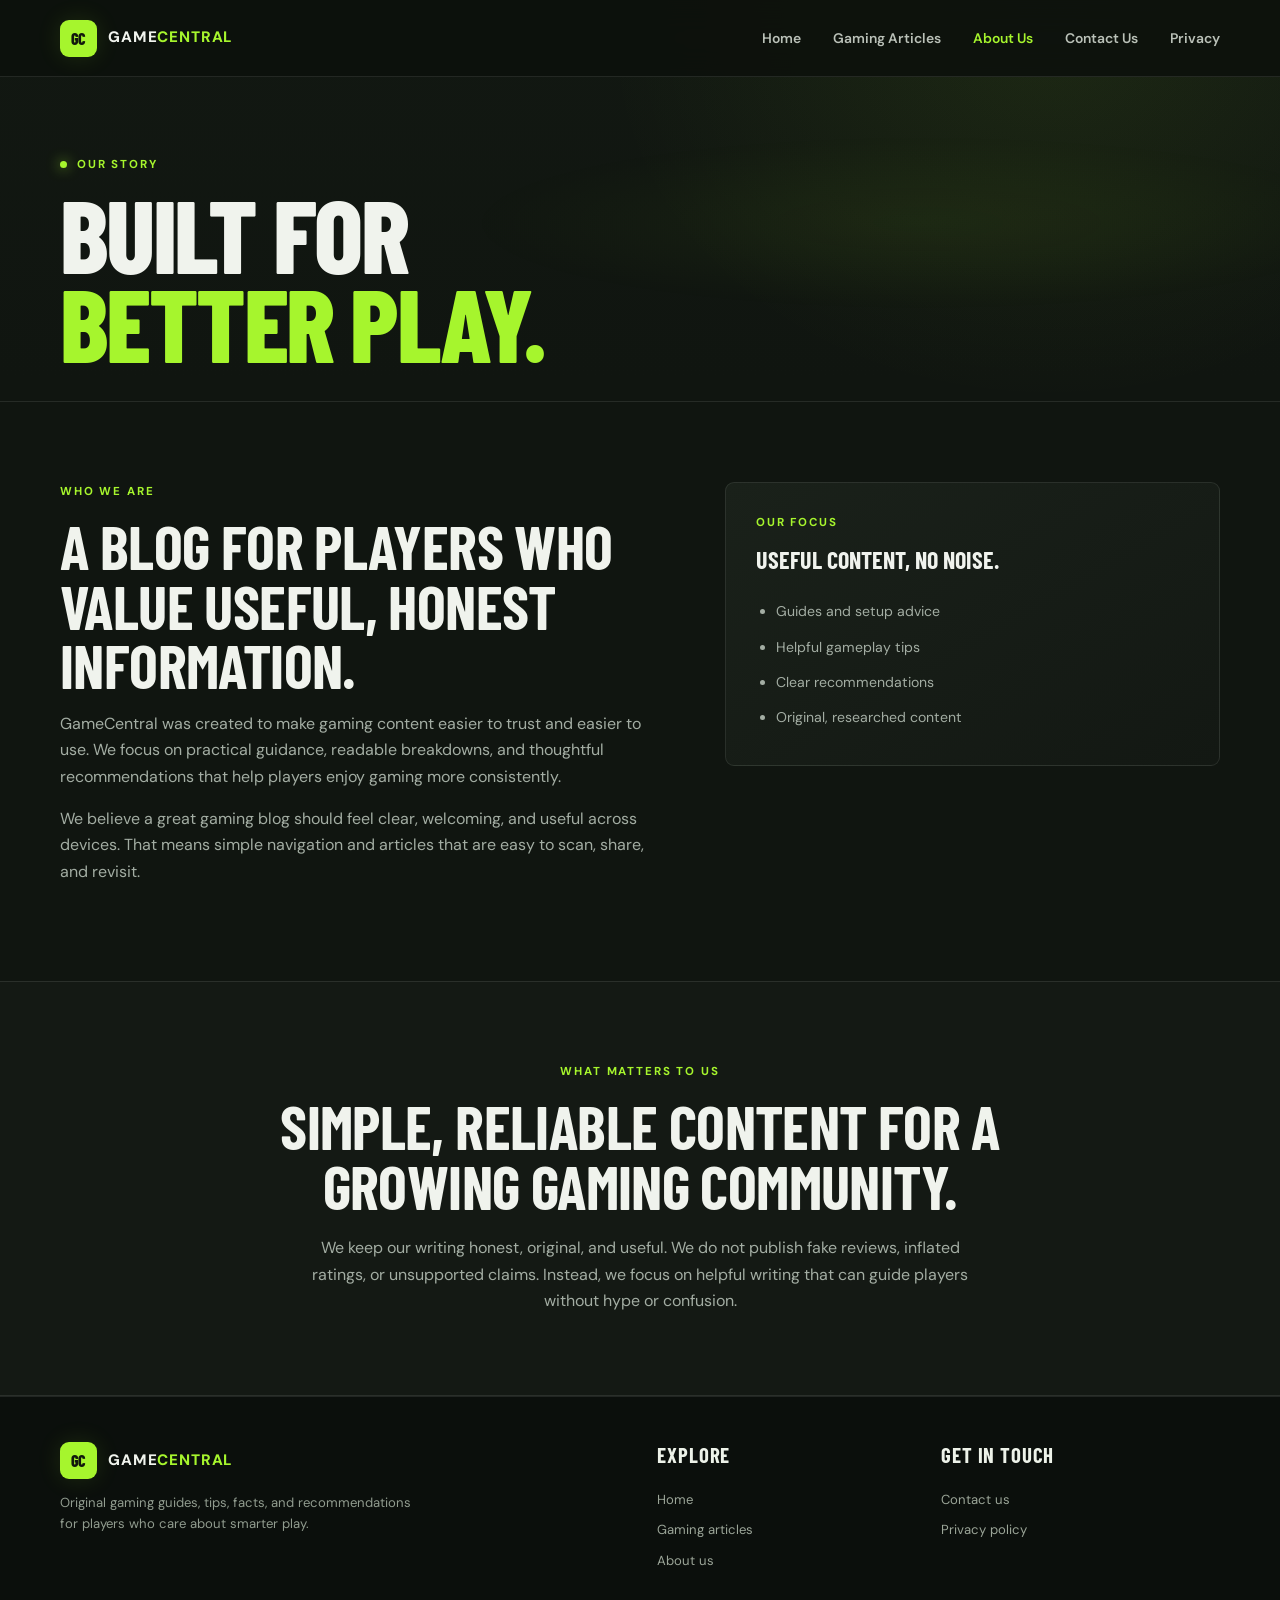
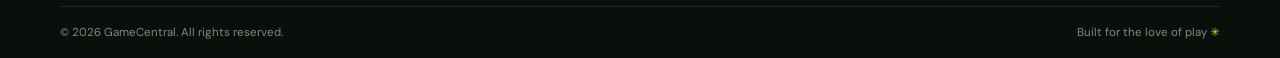
<file: about.html>
<!doctype html>
<html lang="en"><head><meta charset="utf-8"><meta name="viewport" content="width=device-width, initial-scale=1"><meta name="description" content="Learn about GameCentral, a gaming blog focused on useful guides, practical tips, and original recommendations."><meta name="theme-color" content="#101510"><title>About Us | GameCentral</title><link rel="preconnect" href="https://fonts.googleapis.com"><link rel="preconnect" href="https://fonts.gstatic.com" crossorigin><link href="https://fonts.googleapis.com/css2?family=Barlow+Condensed:wght@600;700;800&family=DM+Sans:wght@400;500;600;700&display=swap" rel="stylesheet"><link rel="stylesheet" href="./css/styles.css"></head>
<body data-page="about"><header class="site-header"><div class="container nav-wrap"><a class="brand" href="index.html"><span class="brand-mark">GC</span><span>GAME<span class="brand-accent">CENTRAL</span></span></a><button class="nav-toggle" aria-expanded="false" aria-label="Open navigation"><span></span><span></span><span></span></button><nav class="main-nav" aria-label="Main navigation"><a href="index.html">Home</a><a href="articles.html">Gaming Articles</a><a class="active" href="about.html">About Us</a><a href="contact.html">Contact Us</a><a href="privacy.html">Privacy</a></nav></div></header>
<main><section class="page-hero"><div class="container"><p class="eyebrow"><span class="pulse-dot"></span> Our story</p><h1>Built for<br><span class="accent-text">better play.</span></h1></div></section><section class="section"><div class="container two-col"><div><p class="eyebrow">Who we are</p><h2>A blog for players who value useful, honest information.</h2><p>GameCentral was created to make gaming content easier to trust and easier to use. We focus on practical guidance, readable breakdowns, and thoughtful recommendations that help players enjoy gaming more consistently.</p><p>We believe a great gaming blog should feel clear, welcoming, and useful across devices. That means simple navigation and articles that are easy to scan, share, and revisit.</p></div><aside class="info-card"><p class="eyebrow">Our focus</p><h3>Useful content, no noise.</h3><ul><li>Guides and setup advice</li><li>Helpful gameplay tips</li><li>Clear recommendations</li><li>Original, researched content</li></ul></aside></div></section><section class="section soft-section"><div class="container narrow center"><p class="eyebrow">What matters to us</p><h2>Simple, reliable content for a growing gaming community.</h2><p>We keep our writing honest, original, and useful. We do not publish fake reviews, inflated ratings, or unsupported claims. Instead, we focus on helpful writing that can guide players without hype or confusion.</p></div></section></main>
<footer class="site-footer"><div class="container footer-grid"><div><a class="brand" href="index.html"><span class="brand-mark">GC</span><span>GAME<span class="brand-accent">CENTRAL</span></span></a><p class="footer-copy">Original gaming guides, tips, facts, and recommendations for players who care about smarter play.</p></div><div><h3>Explore</h3><a href="index.html">Home</a><a href="articles.html">Gaming articles</a><a href="about.html">About us</a></div><div><h3>Get in touch</h3><a href="contact.html">Contact us</a><a href="privacy.html">Privacy policy</a></div></div><div class="container footer-bottom"><span>© 2026 GameCentral. All rights reserved.</span><span>Built for the love of play <b>✳</b></span></div></footer><script src="./js/main.js" defer></script></body></html>
</file>
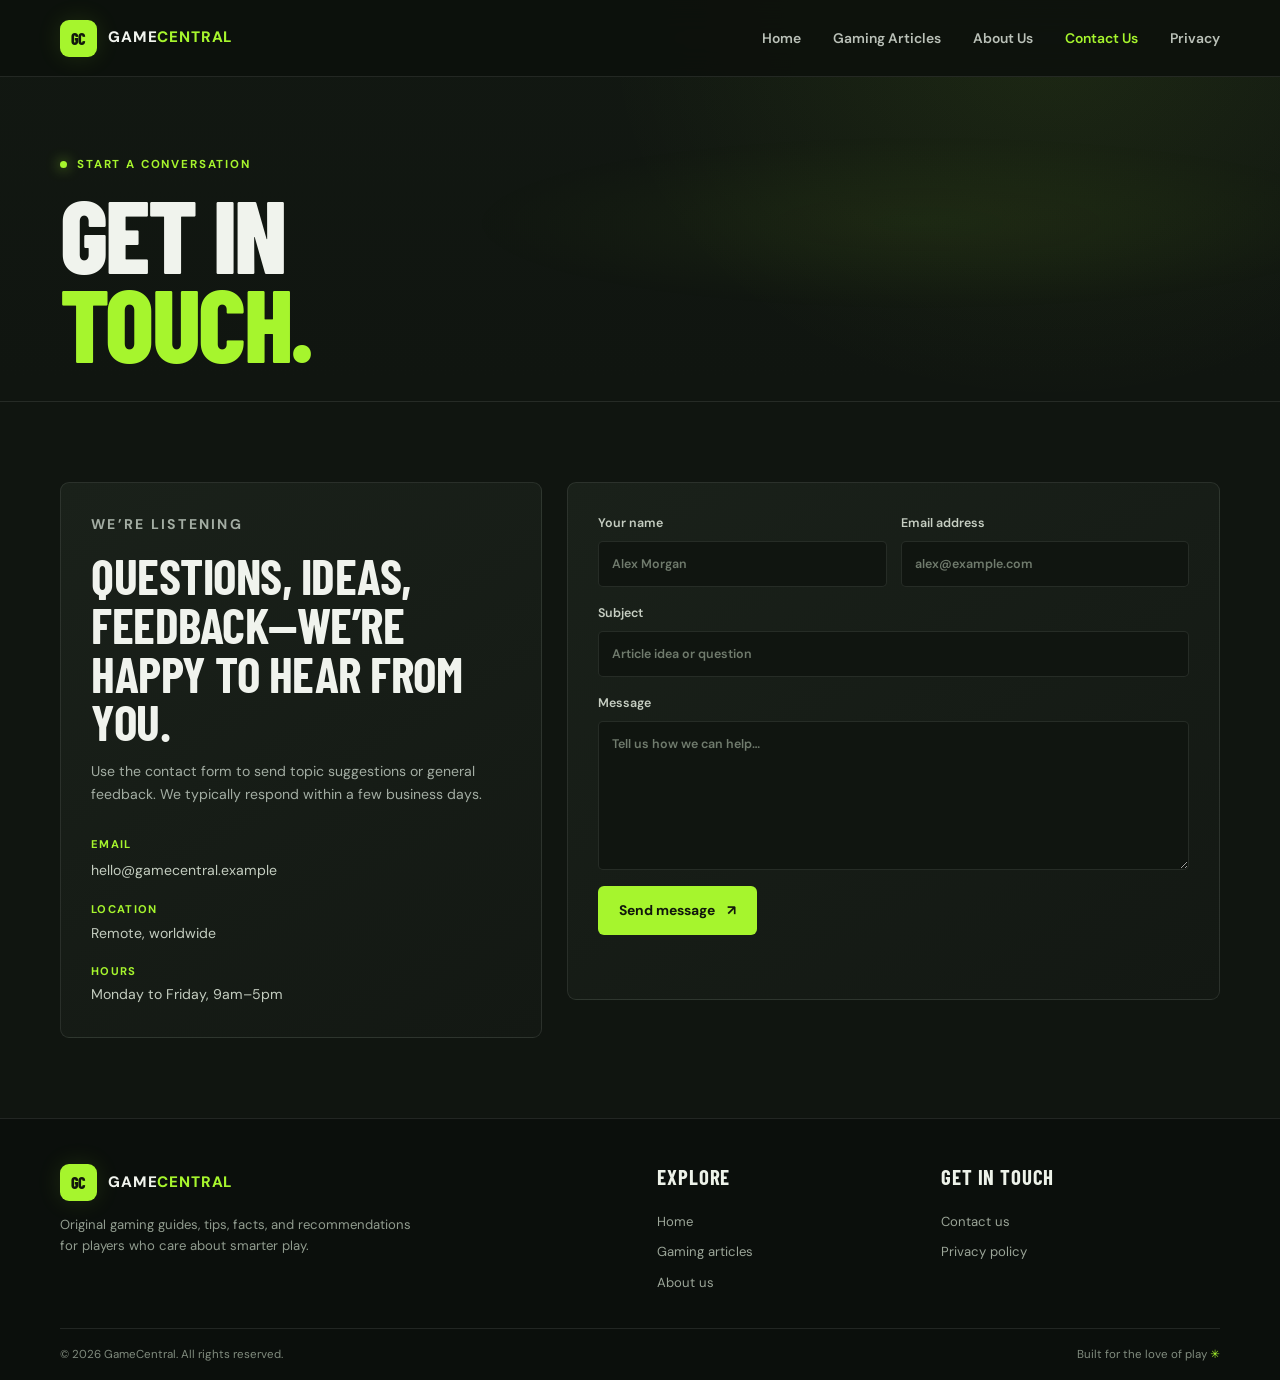
<file: contact.html>
<!doctype html>
<html lang="en"><head><meta charset="utf-8"><meta name="viewport" content="width=device-width, initial-scale=1"><meta name="description" content="Contact GameCentral with article ideas, questions, or feedback."><meta name="theme-color" content="#101510"><title>Contact Us | GameCentral</title><link rel="preconnect" href="https://fonts.googleapis.com"><link rel="preconnect" href="https://fonts.gstatic.com" crossorigin><link href="https://fonts.googleapis.com/css2?family=Barlow+Condensed:wght@600;700;800&family=DM+Sans:wght@400;500;600;700&display=swap" rel="stylesheet"><link rel="stylesheet" href="./css/styles.css"></head>
<body data-page="contact"><header class="site-header"><div class="container nav-wrap"><a class="brand" href="index.html"><span class="brand-mark">GC</span><span>GAME<span class="brand-accent">CENTRAL</span></span></a><button class="nav-toggle" aria-expanded="false" aria-label="Open navigation"><span></span><span></span><span></span></button><nav class="main-nav" aria-label="Main navigation"><a href="index.html">Home</a><a href="articles.html">Gaming Articles</a><a href="about.html">About Us</a><a class="active" href="contact.html">Contact Us</a><a href="privacy.html">Privacy</a></nav></div></header>
<main><section class="page-hero"><div class="container"><p class="eyebrow"><span class="pulse-dot"></span> Start a conversation</p><h1>Get in<br><span class="accent-text">touch.</span></h1></div></section><section class="section"><div class="container contact-layout"><div class="contact-info"><p class="eyebrow">We’re listening</p><h2>Questions, ideas, feedback—we’re happy to hear from you.</h2><p>Use the contact form to send topic suggestions or general feedback. We typically respond within a few business days.</p><div class="contact-details"><div><span>Email</span><a href="mailto:hello@gamecentral.example">hello@gamecentral.example</a></div><div><span>Location</span><p>Remote, worldwide</p></div><div><span>Hours</span><p>Monday to Friday, 9am–5pm</p></div></div></div><form class="contact-form" id="contact-form"><div class="field-grid"><label><span>Your name</span><input type="text" name="name" autocomplete="name" placeholder="Alex Morgan" required></label><label><span>Email address</span><input type="email" name="email" autocomplete="email" placeholder="alex@example.com" required></label></div><label><span>Subject</span><input type="text" name="subject" placeholder="Article idea or question" required></label><label><span>Message</span><textarea name="message" rows="6" placeholder="Tell us how we can help…" required></textarea></label><button class="btn btn-primary" type="submit">Send message <span aria-hidden="true">↗</span></button><p id="form-status" class="form-status" aria-live="polite"></p></form></div></section></main>
<footer class="site-footer"><div class="container footer-grid"><div><a class="brand" href="index.html"><span class="brand-mark">GC</span><span>GAME<span class="brand-accent">CENTRAL</span></span></a><p class="footer-copy">Original gaming guides, tips, facts, and recommendations for players who care about smarter play.</p></div><div><h3>Explore</h3><a href="index.html">Home</a><a href="articles.html">Gaming articles</a><a href="about.html">About us</a></div><div><h3>Get in touch</h3><a href="contact.html">Contact us</a><a href="privacy.html">Privacy policy</a></div></div><div class="container footer-bottom"><span>© 2026 GameCentral. All rights reserved.</span><span>Built for the love of play <b>✳</b></span></div></footer><script src="./js/main.js" defer></script></body></html>
</file>
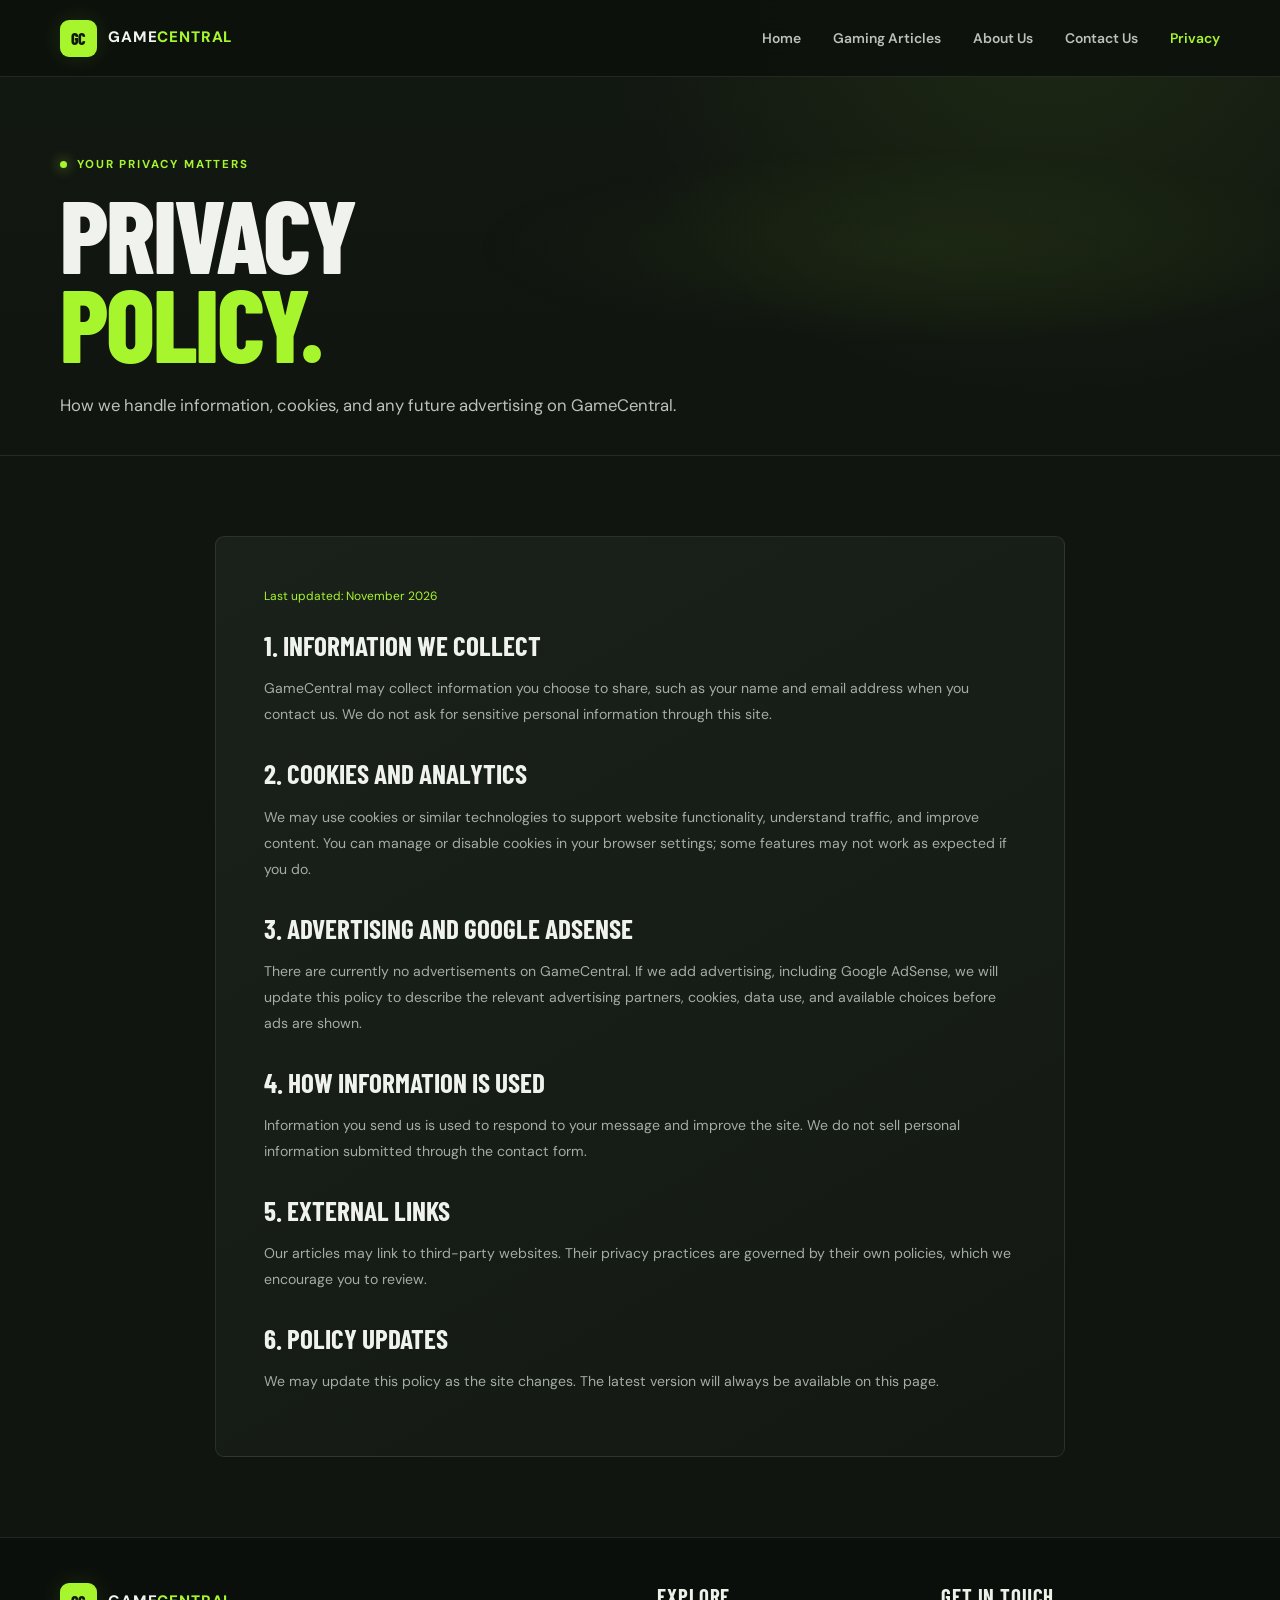
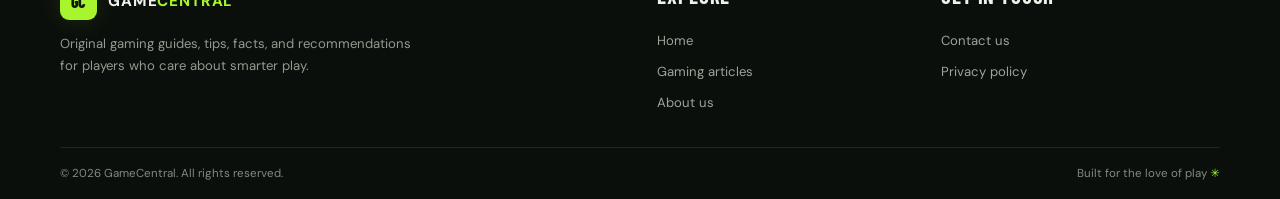
<file: privacy.html>
<!doctype html>
<html lang="en"><head><meta charset="utf-8"><meta name="viewport" content="width=device-width, initial-scale=1"><meta name="description" content="Read GameCentral's privacy policy covering cookies, data collection, and future advertising practices."><meta name="theme-color" content="#101510"><title>Privacy Policy | GameCentral</title><link rel="preconnect" href="https://fonts.googleapis.com"><link rel="preconnect" href="https://fonts.gstatic.com" crossorigin><link href="https://fonts.googleapis.com/css2?family=Barlow+Condensed:wght@600;700;800&family=DM+Sans:wght@400;500;600;700&display=swap" rel="stylesheet"><link rel="stylesheet" href="./css/styles.css"></head>
<body data-page="privacy"><header class="site-header"><div class="container nav-wrap"><a class="brand" href="index.html"><span class="brand-mark">GC</span><span>GAME<span class="brand-accent">CENTRAL</span></span></a><button class="nav-toggle" aria-expanded="false" aria-label="Open navigation"><span></span><span></span><span></span></button><nav class="main-nav" aria-label="Main navigation"><a href="index.html">Home</a><a href="articles.html">Gaming Articles</a><a href="about.html">About Us</a><a href="contact.html">Contact Us</a><a class="active" href="privacy.html">Privacy</a></nav></div></header>
<main><section class="page-hero"><div class="container"><p class="eyebrow"><span class="pulse-dot"></span> Your privacy matters</p><h1>Privacy<br><span class="accent-text">policy.</span></h1><p class="lead">How we handle information, cookies, and any future advertising on GameCentral.</p></div></section><section class="section"><div class="container policy-wrap"><article class="policy-card"><p class="policy-updated">Last updated: November 2026</p><h2>1. Information we collect</h2><p>GameCentral may collect information you choose to share, such as your name and email address when you contact us. We do not ask for sensitive personal information through this site.</p><h2>2. Cookies and analytics</h2><p>We may use cookies or similar technologies to support website functionality, understand traffic, and improve content. You can manage or disable cookies in your browser settings; some features may not work as expected if you do.</p><h2>3. Advertising and Google AdSense</h2><p>There are currently no advertisements on GameCentral. If we add advertising, including Google AdSense, we will update this policy to describe the relevant advertising partners, cookies, data use, and available choices before ads are shown.</p><h2>4. How information is used</h2><p>Information you send us is used to respond to your message and improve the site. We do not sell personal information submitted through the contact form.</p><h2>5. External links</h2><p>Our articles may link to third-party websites. Their privacy practices are governed by their own policies, which we encourage you to review.</p><h2>6. Policy updates</h2><p>We may update this policy as the site changes. The latest version will always be available on this page.</p></article></div></section></main>
<footer class="site-footer"><div class="container footer-grid"><div><a class="brand" href="index.html"><span class="brand-mark">GC</span><span>GAME<span class="brand-accent">CENTRAL</span></span></a><p class="footer-copy">Original gaming guides, tips, facts, and recommendations for players who care about smarter play.</p></div><div><h3>Explore</h3><a href="index.html">Home</a><a href="articles.html">Gaming articles</a><a href="about.html">About us</a></div><div><h3>Get in touch</h3><a href="contact.html">Contact us</a><a href="privacy.html">Privacy policy</a></div></div><div class="container footer-bottom"><span>© 2026 GameCentral. All rights reserved.</span><span>Built for the love of play <b>✳</b></span></div></footer><script src="./js/main.js" defer></script></body></html>
</file>
<file: css/styles.css>
@import url('https://fonts.googleapis.com/css2?family=Barlow+Condensed:wght@600;700;800&family=DM+Sans:wght@400;500;600;700&display=swap');
:root{color-scheme:dark;--bg:#101510;--bg-deep:#0b0f0c;--surface:#171d18;--surface-2:#1d251e;--line:rgba(230,245,232,.10);--text:#f0f3ed;--muted:#a3ada3;--green:#a6f52d;--green-dim:#78bb21;--max:1160px;--display:'Barlow Condensed',Impact,sans-serif;--body:'DM Sans',system-ui,sans-serif}
*{box-sizing:border-box}html{scroll-behavior:smooth;scroll-padding-top:90px}body{margin:0;min-width:320px;background:var(--bg);color:var(--text);font:16px/1.65 var(--body);-webkit-font-smoothing:antialiased}body:before{content:"";position:fixed;inset:0;z-index:-1;pointer-events:none;background:radial-gradient(ellipse at 82% 4%,rgba(166,245,45,.075),transparent 30%),linear-gradient(180deg,#121812 0%,var(--bg) 42%)}a{color:inherit;text-decoration:none}img{display:block;max-width:100%}button,input,textarea{font:inherit}button{cursor:pointer}.container{width:min(var(--max),calc(100% - 48px));margin-inline:auto}.narrow{max-width:760px}.accent-text,.brand-accent{color:var(--green)}.eyebrow{display:flex;align-items:center;gap:10px;margin:0 0 15px;color:var(--green);font-size:.72rem;font-weight:700;letter-spacing:.16em;text-transform:uppercase}.pulse-dot,.live-dot{width:7px;height:7px;border-radius:50%;background:var(--green);box-shadow:0 0 13px rgba(166,245,45,.8)}.site-header{position:sticky;top:0;z-index:20;background:rgba(13,17,13,.9);backdrop-filter:blur(16px);border-bottom:1px solid var(--line)}.nav-wrap{min-height:76px;display:flex;align-items:center;justify-content:space-between;gap:30px}.brand{display:inline-flex;align-items:center;gap:11px;font-size:.95rem;font-weight:800;letter-spacing:.055em}.brand-mark{display:grid;place-items:center;width:37px;height:37px;border-radius:9px;background:var(--green);color:#11170c;font:800 1rem var(--display);letter-spacing:-.03em;box-shadow:0 0 25px rgba(166,245,45,.12)}.main-nav{display:flex;align-items:center;gap:32px}.main-nav a{color:#bac1b8;font-size:.87rem;font-weight:600;transition:color .18s}.main-nav a:hover,.main-nav a.active{color:var(--green)}.nav-toggle{display:none;width:44px;height:42px;border:1px solid var(--line);border-radius:8px;background:var(--surface)}.nav-toggle span{display:block;width:20px;height:2px;margin:4px auto;background:var(--text);border-radius:2px}.hero{position:relative;overflow:hidden;padding:92px 0 98px;border-bottom:1px solid var(--line)}.hero:after{content:"";position:absolute;inset:auto 0 0;height:1px;background:linear-gradient(90deg,transparent,var(--green),transparent);opacity:.28}.hero-layout{display:grid;grid-template-columns:1.04fr .96fr;gap:64px;align-items:center}.hero-copy h1,.page-hero h1{margin:0;font:800 clamp(4rem,8vw,7.3rem)/.87 var(--display);letter-spacing:-.025em;text-transform:uppercase}.lead{max-width:58ch;color:#bac2b9;font-size:1.04rem;line-height:1.8;margin:24px 0 0}.hero-actions{display:flex;flex-wrap:wrap;gap:13px;margin-top:30px}.btn{display:inline-flex;align-items:center;justify-content:center;gap:12px;min-height:49px;padding:0 20px;border:1px solid transparent;border-radius:6px;font-size:.87rem;font-weight:700;transition:transform .18s,background .18s,border-color .18s}.btn:hover{transform:translateY(-2px)}.btn-primary{background:var(--green);color:#11170c}.btn-primary:hover{background:#b8ff4b;box-shadow:0 8px 26px rgba(166,245,45,.15)}.btn-secondary{border-color:var(--line);background:rgba(255,255,255,.025);color:var(--text)}.btn-secondary:hover{border-color:rgba(166,245,45,.5)}.hero-note{display:flex;align-items:center;gap:10px;margin-top:32px;color:var(--muted);font-size:.82rem}.note-icon{color:var(--green)}.hero-art{position:relative;min-height:390px;display:grid;place-items:center}.art-glow{position:absolute;width:72%;aspect-ratio:1;border-radius:50%;background:rgba(166,245,45,.13);filter:blur(85px)}.art-frame{position:relative;width:min(100%,440px);aspect-ratio:1.12;overflow:hidden;display:flex;flex-direction:column;justify-content:space-between;padding:20px 24px;border:1px solid rgba(166,245,45,.32);border-radius:12px;background:linear-gradient(140deg,rgba(31,42,29,.92),rgba(14,19,15,.98) 60%),repeating-linear-gradient(135deg,transparent 0 20px,rgba(255,255,255,.02) 21px 22px);box-shadow:0 24px 80px #0008}.art-frame:before,.art-frame:after{content:"";position:absolute;width:130px;height:130px;border:1px solid rgba(166,245,45,.12);transform:rotate(45deg)}.art-frame:before{right:-55px;top:-50px}.art-frame:after{left:-55px;bottom:-50px}.art-top{z-index:1;display:flex;align-items:center;gap:9px;color:#aab4a5;font-size:.64rem;letter-spacing:.11em}.art-top span:last-child{margin-left:auto}.controller{position:relative;z-index:1;width:245px;height:120px;margin:auto;background:linear-gradient(155deg,#343d34,#161d17);border:1px solid #536149;border-radius:48% 48% 36% 36%;transform:rotate(-10deg);box-shadow:inset 0 10px 24px #ffffff12,0 30px 35px #0008}.controller:before,.controller:after{content:"";position:absolute;bottom:-4px;width:76px;height:83px;background:linear-gradient(140deg,#2c342c,#101510);border:1px solid #475343;border-radius:50% 30% 45% 45%;z-index:-1}.controller:before{left:10px;transform:rotate(20deg)}.controller:after{right:10px;transform:rotate(-20deg)}.controller-pad{position:absolute;left:46px;top:42px;width:35px;height:35px;border-radius:5px;background:#131812}.controller-pad:before,.controller-pad:after{content:"";position:absolute;background:#798174;border-radius:2px}.controller-pad:before{width:29px;height:9px;left:3px;top:13px}.controller-pad:after{width:9px;height:29px;left:13px;top:3px}.controller-stick{position:absolute;left:104px;top:45px;width:24px;height:24px;border:5px solid #101510;border-radius:50%;background:#687360}.controller-buttons{position:absolute;right:43px;top:34px;display:grid;grid-template-columns:repeat(2,12px);gap:8px}.controller-buttons i{width:11px;height:11px;border-radius:50%;background:var(--green);box-shadow:0 0 8px #a6f52d77}.controller-buttons i:nth-child(2){background:#e2eee0}.controller-buttons i:nth-child(3){background:#83917c}.art-caption{z-index:1;display:flex;align-items:end;justify-content:space-between;color:#e8f0e2;font:700 1.05rem/1.05 var(--display);letter-spacing:.08em}.caption-mark{color:var(--green);font-size:2rem}.caption-mark span{font:500 .6rem var(--body);vertical-align:top}.floating-tag{position:absolute;z-index:2;padding:10px 13px;border:1px solid rgba(166,245,45,.35);border-radius:5px;background:#121912;color:#dae4d5;font-size:.68rem;font-weight:700;letter-spacing:.11em}.floating-tag b{margin-left:8px;color:var(--green)}.tag-one{top:48px;right:-20px}.tag-two{bottom:42px;left:-18px}.section{padding:80px 0}.soft-section{background:rgba(255,255,255,.018);border-top:1px solid var(--line);border-bottom:1px solid var(--line)}.section-heading{display:flex;align-items:end;justify-content:space-between;gap:24px;margin-bottom:29px}.section-heading h2,.two-col h2,.center h2,.contact-info h2{margin:0;font:700 clamp(2.4rem,5vw,3.8rem)/.98 var(--display);letter-spacing:-.01em;text-transform:uppercase}.text-link{color:var(--green);font-size:.85rem;font-weight:700}.text-link span{margin-left:5px}.card-grid{display:grid;grid-template-columns:repeat(3,minmax(0,1fr));gap:20px}.article-card{min-width:0;overflow:hidden;border:1px solid var(--line);border-radius:9px;background:linear-gradient(160deg,#1b231c,#141a15);transition:transform .2s,border-color .2s,box-shadow .2s}.article-card:hover{transform:translateY(-5px);border-color:rgba(166,245,45,.42);box-shadow:0 17px 40px #0003}.article-image-link{position:relative;display:block;overflow:hidden;aspect-ratio:1.62;background:#222b21}.article-card img{width:100%;height:100%;object-fit:cover;transition:transform .4s,opacity .2s;opacity:.88}.article-card:hover img{transform:scale(1.04);opacity:1}.image-shade{position:absolute;inset:35% 0 0;background:linear-gradient(transparent,rgba(10,14,10,.65))}.article-body{padding:18px 19px 17px}.meta-row-card{display:flex;align-items:center;justify-content:space-between;gap:10px;margin-bottom:12px;color:#9da79b;font-size:.72rem}.category-pill{display:inline-block;padding:4px 8px;border:1px solid rgba(166,245,45,.22);border-radius:3px;background:rgba(166,245,45,.08);color:var(--green);font-size:.64rem;font-weight:700;letter-spacing:.1em;text-transform:uppercase}.article-card h3{margin:0 0 9px;font:700 1.65rem/1.03 var(--display);letter-spacing:.005em;text-transform:uppercase}.article-card p{margin:0;color:#aab3a7;font-size:.86rem;line-height:1.7}.article-footer{display:flex;justify-content:space-between;align-items:center;gap:12px;margin-top:17px;padding-top:13px;border-top:1px solid var(--line);color:#909a8d;font-size:.73rem}.read-link{color:var(--green);font-weight:700}.values-section{padding-top:76px}.heading-copy{max-width:350px;margin:0;color:var(--muted);font-size:.91rem}.value-grid{display:grid;grid-template-columns:repeat(3,1fr);gap:17px}.value-grid article,.info-card,.contact-info,.contact-form,.policy-card{border:1px solid var(--line);border-radius:9px;background:linear-gradient(150deg,#1a211a,#131813)}.value-grid article{padding:23px}.value-number{display:block;margin-bottom:22px;color:var(--green);font:700 2rem var(--display)}.value-grid h3,.info-card h3{margin:0 0 8px;font:700 1.5rem/1.05 var(--display);text-transform:uppercase}.value-grid p,.info-card li,.contact-info>p,.policy-card p{color:var(--muted);font-size:.88rem}.page-hero{padding:78px 0 34px;border-bottom:1px solid var(--line);background:radial-gradient(ellipse at 72% 45%,rgba(166,245,45,.055),transparent 35%)}.page-hero h1{font-size:clamp(3.8rem,8vw,6.6rem)}.page-hero .lead{max-width:670px}.article-list-section{padding-top:38px}.toolbar{display:grid;grid-template-columns:minmax(240px,1fr) auto;gap:16px;align-items:center;margin-bottom:17px}.search-box{display:flex;align-items:center;gap:10px;min-height:48px;padding:0 14px;border:1px solid var(--line);border-radius:6px;background:#121812;color:var(--green)}.search-box>span:first-child{font-size:1.5rem;line-height:1}.search-box input{width:100%;border:0;outline:0;background:transparent;color:var(--text);font-size:.86rem}.search-box input::placeholder{color:#879184}.category-filters{display:flex;flex-wrap:wrap;gap:7px}.category-btn{min-height:37px;padding:0 12px;border:1px solid var(--line);border-radius:4px;background:transparent;color:#aeb8a9;font-size:.72rem;font-weight:700;transition:.18s}.category-btn:hover,.category-btn.active{border-color:var(--green);background:var(--green);color:#11170c}.results-label{min-height:1.2em;margin:0 0 15px;color:#8f998b;font-size:.75rem}.empty-state{grid-column:1/-1;padding:38px;border:1px dashed var(--line);border-radius:8px;color:var(--muted);text-align:center}.two-col,.contact-layout{display:grid;grid-template-columns:1.1fr .9fr;gap:60px;align-items:start}.two-col>div>p:not(.eyebrow){color:var(--muted)}.info-card{padding:30px}.info-card ul{margin:22px 0 0;padding-left:20px}.info-card li{padding:6px 0}.center{text-align:center}.center .eyebrow{justify-content:center}.center p:last-child{max-width:680px;margin:20px auto 0;color:var(--muted)}.policy-wrap{max-width:850px}.policy-card{padding:clamp(24px,5vw,48px)}.policy-card h2{margin:30px 0 8px;font:700 1.7rem var(--display);text-transform:uppercase}.policy-card h2:first-of-type{margin-top:22px}.policy-card p{line-height:1.85}.policy-updated{margin:0!important;color:var(--green)!important;font-size:.75rem!important}.contact-layout{grid-template-columns:.85fr 1.15fr;gap:25px}.contact-info,.contact-form{padding:30px}.contact-info h2{font-size:clamp(2rem,4vw,3.1rem)}.contact-details{display:grid;gap:17px;margin-top:29px}.contact-details div span{display:block;margin-bottom:3px;color:var(--green);font-size:.7rem;font-weight:700;letter-spacing:.12em;text-transform:uppercase}.contact-details p,.contact-details a{margin:0;color:#c4cdc0;font-size:.88rem}.contact-details a:hover{color:var(--green)}.contact-form{display:grid;gap:16px}.field-grid{display:grid;grid-template-columns:1fr 1fr;gap:14px}.contact-form label{display:grid;gap:7px;color:#c6cec2;font-size:.78rem;font-weight:600}.contact-form input,.contact-form textarea{width:100%;border:1px solid var(--line);border-radius:5px;background:#101510;color:var(--text);padding:12px 13px;outline:none;resize:vertical}.contact-form input:focus,.contact-form textarea:focus,.search-box:focus-within{border-color:var(--green);box-shadow:0 0 0 3px rgba(166,245,45,.08)}.contact-form input::placeholder,.contact-form textarea::placeholder{color:#707b6d}.contact-form button{justify-self:start}.form-status{min-height:1.4em;margin:0;color:var(--green);font-size:.8rem}.article-shell{padding:46px 0 82px}.article-hero{overflow:hidden;margin-bottom:32px;border:1px solid var(--line);border-radius:9px;background:#171e17}.article-hero img{width:100%;max-height:470px;aspect-ratio:2.1;object-fit:cover}.article-meta{max-width:860px;margin:auto;padding:28px 30px 8px}.article-meta h1{margin:0;font:700 clamp(2.8rem,6vw,5rem)/.95 var(--display);text-transform:uppercase}.article-summary{max-width:860px;margin:auto;padding:0 30px 27px;color:#b1bbb0}.article-content{max-width:760px;margin:0 auto}.article-content p,.article-content li{color:#bbc4b8;font-size:1rem;line-height:1.9}.article-content h2{margin:34px 0 10px;font:700 2rem var(--display);text-transform:uppercase}.back-link{display:inline-flex;margin-top:20px;color:var(--green);font-size:.85rem;font-weight:700}.site-footer{padding:45px 0 0;border-top:1px solid var(--line);background:#0b0f0c}.footer-grid{display:grid;grid-template-columns:1.6fr .7fr .8fr;gap:40px;padding-bottom:34px}.footer-copy{max-width:360px;color:#919c8f;font-size:.82rem}.footer-grid h3{margin:0 0 13px;color:#edf2e9;font:700 1.3rem var(--display);letter-spacing:.04em;text-transform:uppercase}.footer-grid>div:not(:first-child){display:flex;flex-direction:column;align-items:flex-start;gap:9px}.footer-grid>div>a:not(.brand){color:#9ba598;font-size:.82rem}.footer-grid>div>a:hover:not(.brand){color:var(--green)}.footer-bottom{display:flex;justify-content:space-between;gap:15px;padding:16px 0;border-top:1px solid var(--line);color:#808b7e;font-size:.72rem}.footer-bottom b{color:var(--green)}.sr-only{position:absolute;width:1px;height:1px;padding:0;margin:-1px;overflow:hidden;clip:rect(0,0,0,0);white-space:nowrap;border:0}:focus-visible{outline:2px solid var(--green);outline-offset:3px}
@media(max-width:900px){.hero-layout{grid-template-columns:1fr 1fr;gap:26px}.hero-copy h1{font-size:clamp(4rem,9vw,6rem)}.hero-art{min-height:340px}.toolbar{grid-template-columns:1fr}.card-grid{grid-template-columns:repeat(2,minmax(0,1fr))}.contact-layout{grid-template-columns:1fr 1fr;gap:16px}.main-nav{gap:18px}.main-nav a{font-size:.8rem}}
@media(max-width:680px){.container{width:min(var(--max),calc(100% - 34px))}.nav-wrap{min-height:67px}.nav-toggle{display:block}.main-nav{position:absolute;top:66px;left:17px;right:17px;display:none;align-items:stretch;gap:0;padding:9px;border:1px solid var(--line);border-radius:8px;background:#111711;box-shadow:0 18px 45px #0009}.main-nav.open{display:flex;flex-direction:column}.main-nav a{padding:12px 10px;border-bottom:1px solid rgba(255,255,255,.05);font-size:.9rem}.main-nav a:last-child{border:0}.hero{padding:62px 0 67px}.hero-layout{grid-template-columns:1fr;gap:30px}.hero-copy h1{font-size:clamp(4rem,15vw,6rem)}.hero-art{min-height:300px;width:min(100%,450px);margin:auto}.art-frame{width:calc(100% - 22px)}.tag-one{right:0}.tag-two{left:0}.section{padding:59px 0}.section-heading{align-items:flex-start;flex-direction:column;gap:13px}.section-heading h2{font-size:2.8rem}.heading-copy{max-width:unset}.card-grid,.value-grid{grid-template-columns:1fr}.article-card{display:grid;grid-template-columns:38% 1fr;min-height:170px}.article-image-link{height:100%;min-height:170px;aspect-ratio:auto}.article-card img{height:100%;position:absolute;inset:0}.article-body{padding:15px}.article-card h3{font-size:1.4rem}.article-card p{font-size:.78rem}.article-footer{margin-top:12px;padding-top:9px}.page-hero{padding:58px 0 28px}.page-hero h1{font-size:clamp(3.8rem,14vw,5.5rem)}.toolbar{gap:11px}.category-filters{gap:6px}.category-btn{padding:0 9px;font-size:.68rem}.two-col,.contact-layout{grid-template-columns:1fr;gap:22px}.field-grid{grid-template-columns:1fr}.contact-info,.contact-form{padding:23px}.footer-grid{grid-template-columns:1fr 1fr;gap:26px}.footer-grid>div:first-child{grid-column:1/-1}.footer-bottom{flex-direction:column;gap:4px}.article-shell{padding:25px 0 58px}.article-hero img{aspect-ratio:1.5}.article-meta{padding:22px 18px 8px}.article-summary{padding:0 18px 20px}}
@media(max-width:390px){.article-card{grid-template-columns:1fr}.article-image-link{height:170px}.article-card img{position:static}.footer-grid{grid-template-columns:1fr 1fr}.hero-actions .btn{padding-inline:15px}.stat-list{gap:20px}}
@media(prefers-reduced-motion:reduce){*,*::before,*::after{scroll-behavior:auto!important;transition:none!important}}
</file>
